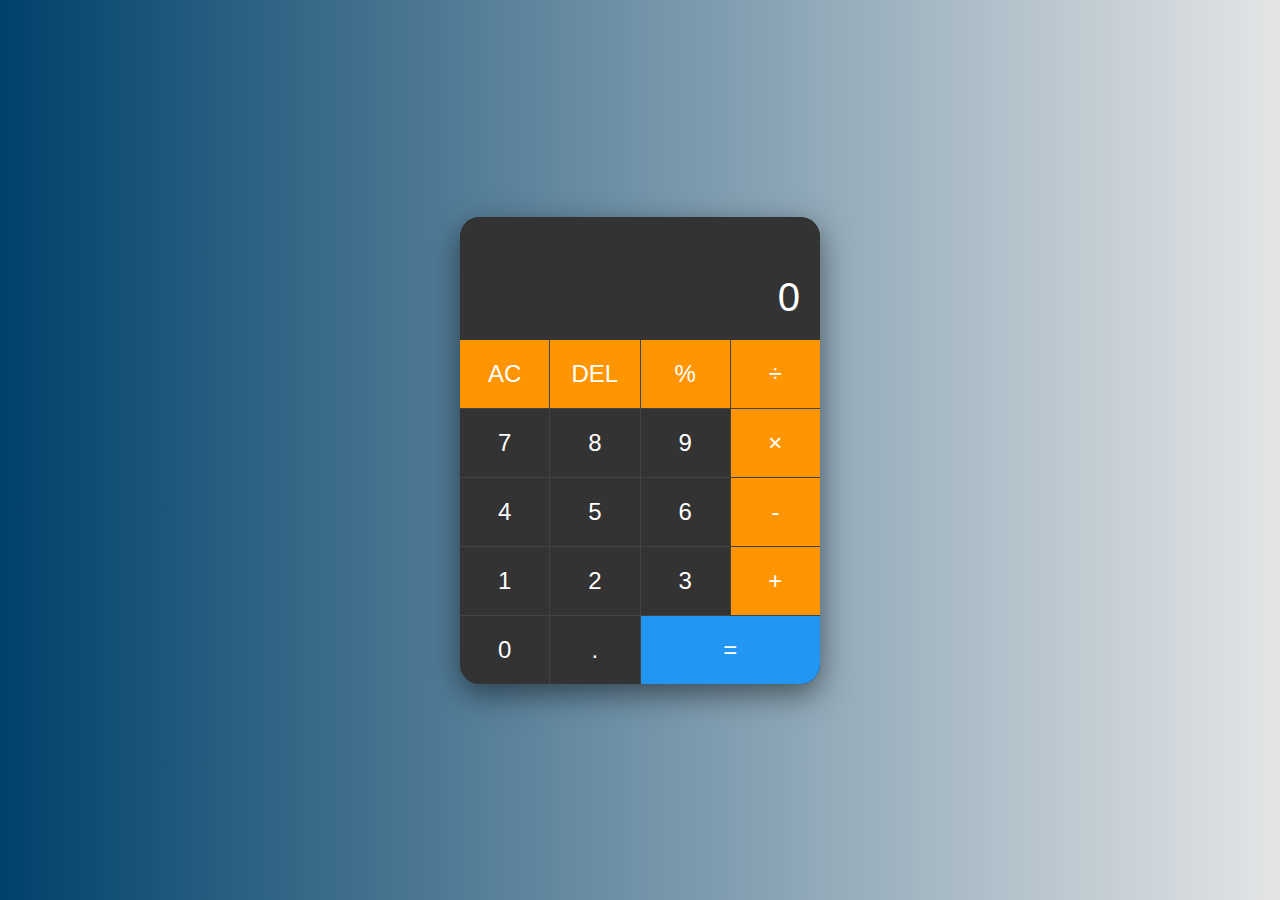
<file: Projects/calculator/index.html>
<!DOCTYPE html>
<html lang="en">
<head>
    <meta charset="UTF-8">
    <meta name="viewport" content="width=device-width, initial-scale=1.0">
    <title>Calculator</title>
    <link rel="stylesheet" href="styles.css">
</head>
<body>
    <div class="calculator-container">
        <div class="calculator">
            <div class="display">
                <div class="previous-operand" id="previous-operand"></div>
                <div class="current-operand" id="current-operand">0</div>
            </div>
            <div class="buttons">
                <button class="btn operator" data-action="clear">AC</button>
                <button class="btn operator" data-action="delete">DEL</button>
                <button class="btn operator" data-action="percent">%</button>
                <button class="btn operator" data-action="divide">÷</button>
                
                <button class="btn number" data-number="7">7</button>
                <button class="btn number" data-number="8">8</button>
                <button class="btn number" data-number="9">9</button>
                <button class="btn operator" data-action="multiply">×</button>
                
                <button class="btn number" data-number="4">4</button>
                <button class="btn number" data-number="5">5</button>
                <button class="btn number" data-number="6">6</button>
                <button class="btn operator" data-action="subtract">-</button>
                
                <button class="btn number" data-number="1">1</button>
                <button class="btn number" data-number="2">2</button>
                <button class="btn number" data-number="3">3</button>
                <button class="btn operator" data-action="add">+</button>
                
                <button class="btn number" data-number="0">0</button>
                <button class="btn number" data-number=".">.</button>
                <button class="btn operator equals" data-action="calculate">=</button>
            </div>
        </div>
    </div>
    <script src="script.js"></script>
</body>
</html>
</file>
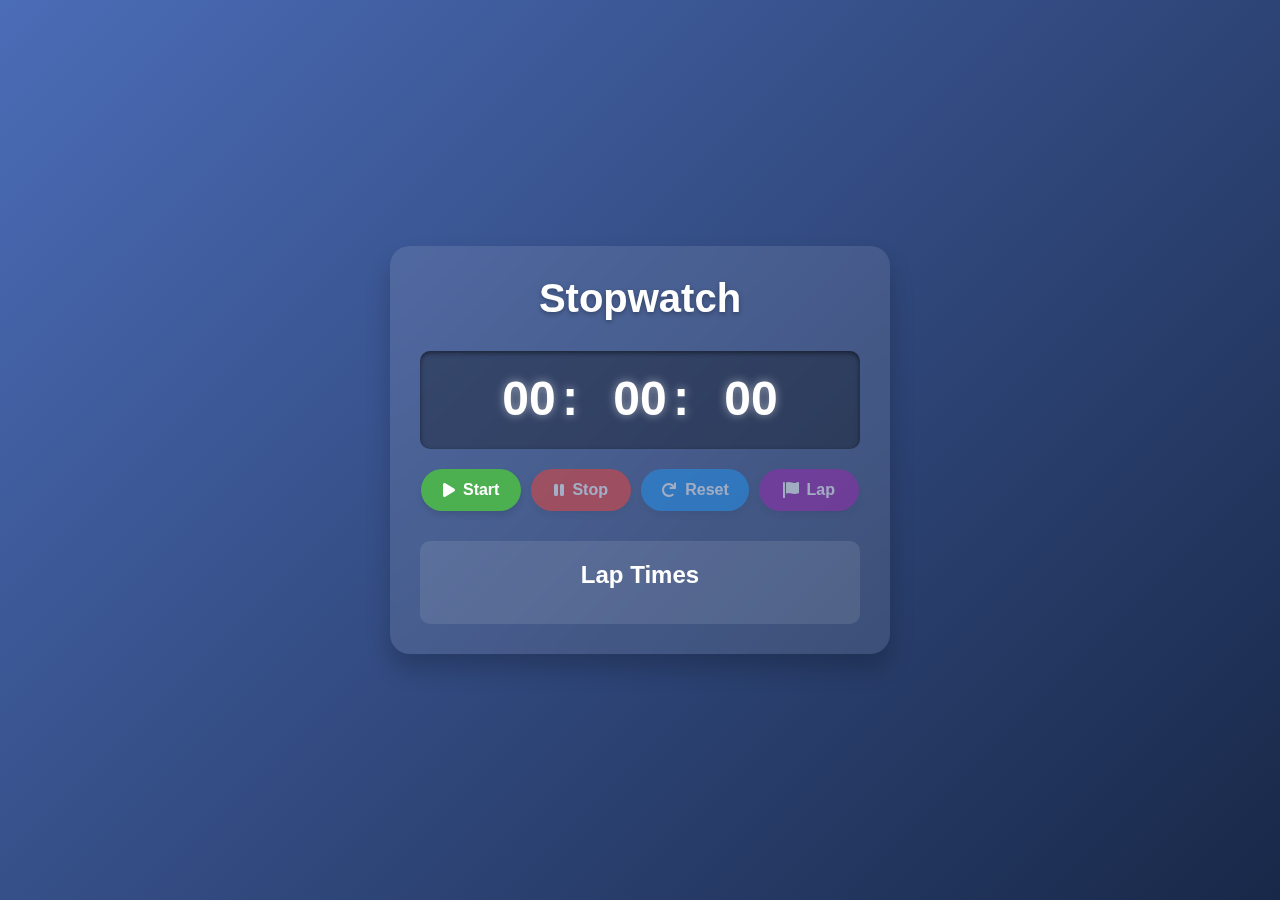
<file: Projects/stopwatch/index.html>
<!DOCTYPE html>
<html lang="en">
<head>
    <meta charset="UTF-8">
    <meta name="viewport" content="width=device-width, initial-scale=1.0">
    <title>Stopwatch App</title>
    <link rel="stylesheet" href="styles.css">
    <link rel="stylesheet" href="https://cdnjs.cloudflare.com/ajax/libs/font-awesome/6.0.0-beta3/css/all.min.css">
</head>
<body>
    <div class="container">
        <h1>Stopwatch</h1>
        <div class="stopwatch">
            <div class="time-display">
                <span id="minutes">00</span>:
                <span id="seconds">00</span>:
                <span id="milliseconds">00</span>
            </div>
            <div class="controls">
                <button id="start-btn" class="btn start"><i class="fas fa-play"></i> Start</button>
                <button id="stop-btn" class="btn stop" disabled><i class="fas fa-pause"></i> Stop</button>
                <button id="reset-btn" class="btn reset" disabled><i class="fas fa-redo"></i> Reset</button>
                <button id="lap-btn" class="btn lap" disabled><i class="fas fa-flag"></i> Lap</button>
            </div>
        </div>
        <div class="laps-container">
            <h2>Lap Times</h2>
            <ul id="laps-list"></ul>
        </div>
    </div>
    <script src="script.js"></script>
</body>
</html>
</file>
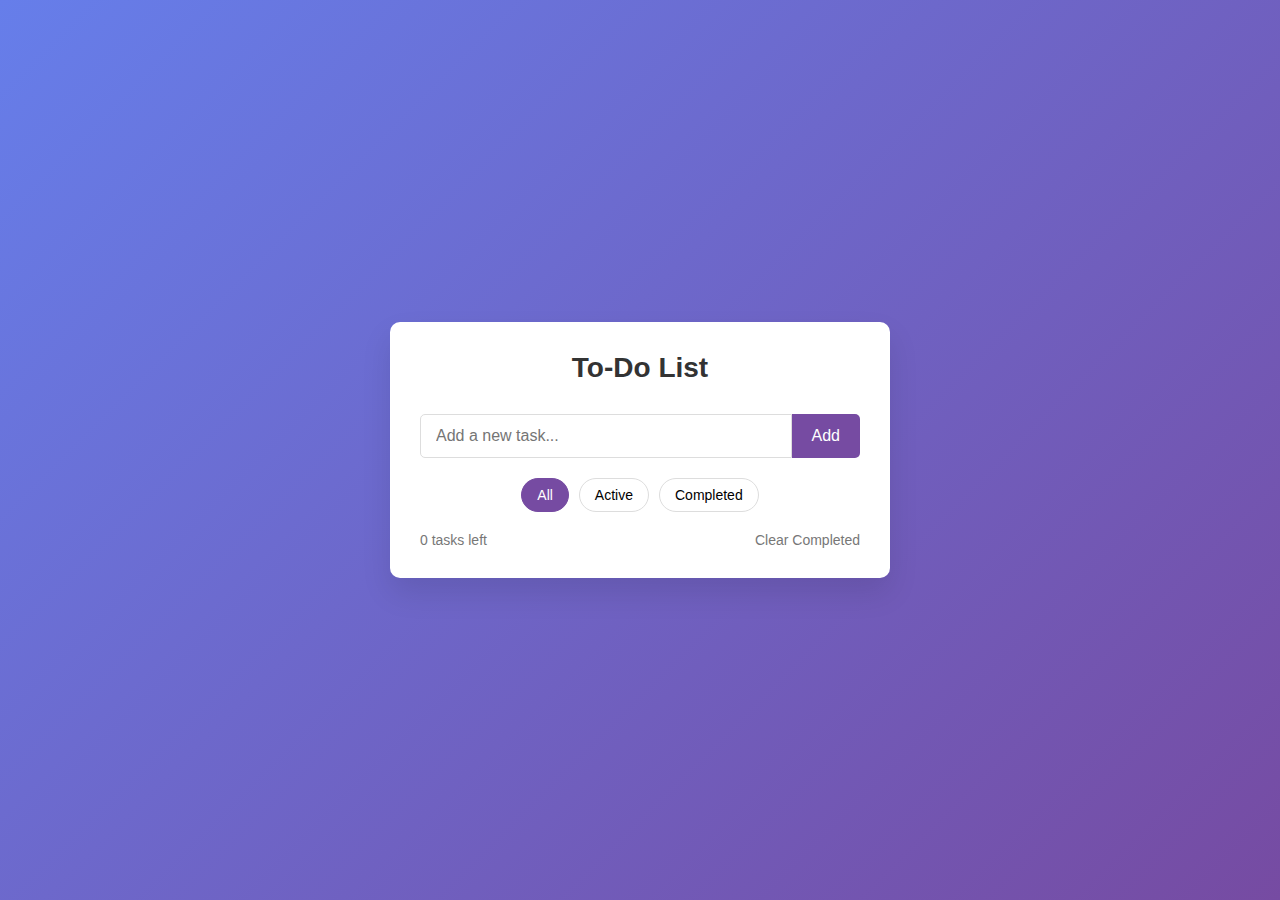
<file: Projects/to do list/index.html>
<!DOCTYPE html>
<html lang="en">
<head>
    <meta charset="UTF-8">
    <meta name="viewport" content="width=device-width, initial-scale=1.0">
    <title>To-Do List</title>
    <link rel="stylesheet" href="styles.css">
    <link rel="stylesheet" href="https://cdnjs.cloudflare.com/ajax/libs/font-awesome/6.0.0-beta3/css/all.min.css">
</head>
<body>
    <div class="container">
        <h1>To-Do List</h1>
        <div class="todo-input">
            <input type="text" id="task-input" placeholder="Add a new task...">
            <button id="add-button">Add</button>
        </div>
        <div class="filters">
            <button class="filter-btn active" data-filter="all">All</button>
            <button class="filter-btn" data-filter="active">Active</button>
            <button class="filter-btn" data-filter="completed">Completed</button>
        </div>
        <ul id="todo-list">
            <!-- Tasks will be added here dynamically -->
        </ul>
        <div class="todo-stats">
            <span id="tasks-count">0 tasks left</span>
            <button id="clear-completed">Clear Completed</button>
        </div>
    </div>

    <script src="script.js"></script>
</body>
</html>
</file>
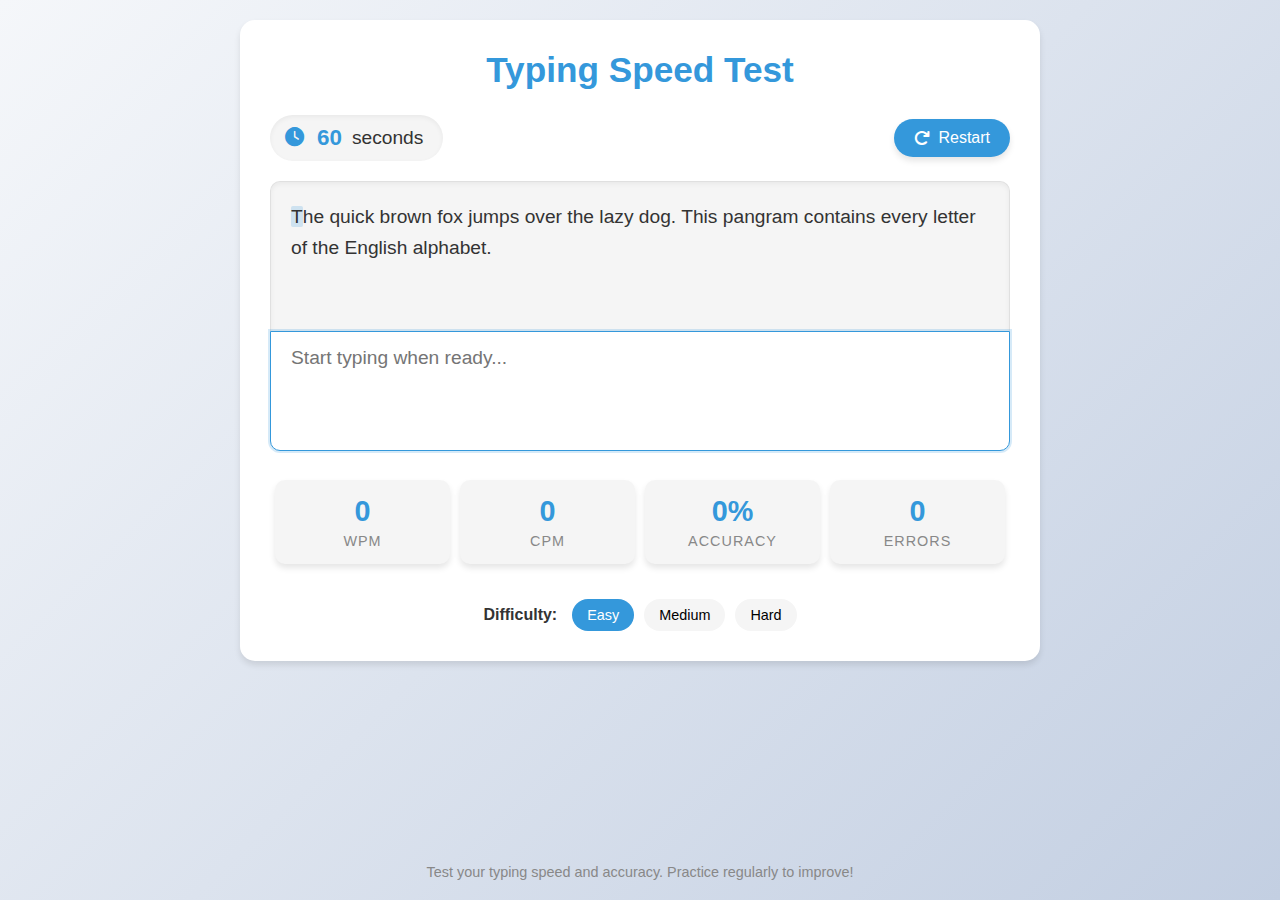
<file: Projects/typing-test/index.html>
<!DOCTYPE html>
<html lang="en">
<head>
    <meta charset="UTF-8">
    <meta name="viewport" content="width=device-width, initial-scale=1.0">
    <title>Typing Speed Test</title>
    <link rel="stylesheet" href="styles.css">
    <link rel="stylesheet" href="https://cdnjs.cloudflare.com/ajax/libs/font-awesome/6.4.0/css/all.min.css">
</head>
<body>
    <div class="container">
        <h1>Typing Speed Test</h1>
        
        <div class="header">
            <div class="timer">
                <i class="fas fa-clock"></i>
                <span id="timer">60</span>
                <span>seconds</span>
            </div>
            <button id="restart-btn" class="restart-btn">
                <i class="fas fa-redo"></i> Restart
            </button>
        </div>
        
        <div class="test-container">
            <div id="text-display" class="text-display"></div>
            
            <textarea id="text-input" class="text-input" placeholder="Start typing when ready..." autocomplete="off" autocorrect="off" autocapitalize="off" spellcheck="false"></textarea>
        </div>
        
        <div class="stats-container">
            <div class="stat">
                <div class="stat-value" id="wpm">0</div>
                <div class="stat-label">WPM</div>
            </div>
            <div class="stat">
                <div class="stat-value" id="cpm">0</div>
                <div class="stat-label">CPM</div>
            </div>
            <div class="stat">
                <div class="stat-value" id="accuracy">0%</div>
                <div class="stat-label">Accuracy</div>
            </div>
            <div class="stat">
                <div class="stat-value" id="errors">0</div>
                <div class="stat-label">Errors</div>
            </div>
        </div>
        
        <div class="difficulty-container">
            <span>Difficulty:</span>
            <div class="difficulty-options">
                <button class="difficulty-btn active" data-difficulty="easy">Easy</button>
                <button class="difficulty-btn" data-difficulty="medium">Medium</button>
                <button class="difficulty-btn" data-difficulty="hard">Hard</button>
            </div>
        </div>
    </div>
    
    <footer>
        <p>Test your typing speed and accuracy. Practice regularly to improve!</p>
    </footer>
    
    <script src="script.js"></script>
</body>
</html>
</file>
<file: Projects/calculator/styles.css>
* {
    margin: 0;
    padding: 0;
    box-sizing: border-box;
    font-family: 'Arial', sans-serif;
}

body {
    background: linear-gradient(to right, #00416a, #e4e5e6);
    display: flex;
    justify-content: center;
    align-items: center;
    min-height: 100vh;
}

.calculator-container {
    width: 100%;
    max-width: 400px;
    padding: 20px;
}

.calculator {
    background-color: #222;
    border-radius: 20px;
    overflow: hidden;
    box-shadow: 0 10px 30px rgba(0, 0, 0, 0.5);
}

.display {
    background-color: #333;
    color: white;
    text-align: right;
    padding: 20px;
    font-size: 24px;
    min-height: 120px;
    display: flex;
    flex-direction: column;
    justify-content: space-between;
    word-wrap: break-word;
    word-break: break-all;
}

.previous-operand {
    color: rgba(255, 255, 255, 0.75);
    font-size: 1.5rem;
    min-height: 28px;
}

.current-operand {
    color: white;
    font-size: 2.5rem;
    margin-top: 10px;
}

.buttons {
    display: grid;
    grid-template-columns: repeat(4, 1fr);
    gap: 1px;
    background-color: #444;
}

.btn {
    border: none;
    outline: none;
    background-color: #333;
    color: white;
    font-size: 1.5rem;
    padding: 20px;
    cursor: pointer;
    transition: background-color 0.2s, transform 0.1s;
}

.btn:hover {
    background-color: #444;
}

.btn:active {
    transform: scale(0.95);
}

.operator {
    background-color: #ff9500;
    color: white;
}

.operator:hover {
    background-color: #ffaa33;
}

.equals {
    grid-column: span 2;
    background-color: #2196F3;
}

.equals:hover {
    background-color: #0d8bf2;
}

/* Responsive design */
@media (max-width: 480px) {
    .calculator-container {
        padding: 10px;
    }
    
    .display {
        padding: 15px;
        min-height: 100px;
    }
    
    .previous-operand {
        font-size: 1.2rem;
    }
    
    .current-operand {
        font-size: 2rem;
    }
    
    .btn {
        font-size: 1.2rem;
        padding: 15px;
    }
}

@media (max-width: 320px) {
    .btn {
        font-size: 1rem;
        padding: 12px;
    }
    
    .display {
        padding: 10px;
        min-height: 80px;
    }
    
    .previous-operand {
        font-size: 1rem;
    }
    
    .current-operand {
        font-size: 1.5rem;
    }
}
</file>
<file: Projects/stopwatch/styles.css>
* {
    margin: 0;
    padding: 0;
    box-sizing: border-box;
    font-family: 'Arial', sans-serif;
}

body {
    background: linear-gradient(135deg, #4b6cb7 0%, #182848 100%);
    min-height: 100vh;
    display: flex;
    justify-content: center;
    align-items: center;
    color: #fff;
    padding: 20px;
}

.container {
    background-color: rgba(255, 255, 255, 0.1);
    backdrop-filter: blur(10px);
    border-radius: 20px;
    padding: 30px;
    box-shadow: 0 15px 25px rgba(0, 0, 0, 0.2);
    width: 100%;
    max-width: 500px;
    text-align: center;
}

h1 {
    margin-bottom: 30px;
    font-size: 2.5rem;
    font-weight: 700;
    color: #fff;
    text-shadow: 0 2px 5px rgba(0, 0, 0, 0.3);
}

.stopwatch {
    margin-bottom: 30px;
}

.time-display {
    background-color: rgba(0, 0, 0, 0.3);
    border-radius: 10px;
    padding: 20px;
    font-size: 3rem;
    font-weight: 700;
    font-family: 'Courier New', monospace;
    margin-bottom: 20px;
    text-shadow: 0 0 10px rgba(255, 255, 255, 0.5);
    box-shadow: inset 0 2px 5px rgba(0, 0, 0, 0.5);
}

.controls {
    display: flex;
    flex-wrap: wrap;
    justify-content: center;
    gap: 10px;
}

.btn {
    padding: 12px 20px;
    border: none;
    border-radius: 50px;
    cursor: pointer;
    font-size: 1rem;
    font-weight: 600;
    transition: all 0.3s ease;
    display: flex;
    align-items: center;
    justify-content: center;
    min-width: 100px;
    box-shadow: 0 4px 6px rgba(0, 0, 0, 0.1);
}

.btn i {
    margin-right: 8px;
}

.btn:disabled {
    opacity: 0.5;
    cursor: not-allowed;
}

.start {
    background-color: #4CAF50;
    color: white;
}

.start:hover:not(:disabled) {
    background-color: #3e8e41;
    transform: translateY(-2px);
    box-shadow: 0 6px 10px rgba(0, 0, 0, 0.2);
}

.stop {
    background-color: #f44336;
    color: white;
}

.stop:hover:not(:disabled) {
    background-color: #d32f2f;
    transform: translateY(-2px);
    box-shadow: 0 6px 10px rgba(0, 0, 0, 0.2);
}

.reset {
    background-color: #2196F3;
    color: white;
}

.reset:hover:not(:disabled) {
    background-color: #1976D2;
    transform: translateY(-2px);
    box-shadow: 0 6px 10px rgba(0, 0, 0, 0.2);
}

.lap {
    background-color: #9C27B0;
    color: white;
}

.lap:hover:not(:disabled) {
    background-color: #7B1FA2;
    transform: translateY(-2px);
    box-shadow: 0 6px 10px rgba(0, 0, 0, 0.2);
}

.laps-container {
    background-color: rgba(255, 255, 255, 0.1);
    border-radius: 10px;
    padding: 20px;
    max-height: 300px;
    overflow-y: auto;
}

.laps-container h2 {
    margin-bottom: 15px;
    font-size: 1.5rem;
    color: #fff;
}

#laps-list {
    list-style-type: none;
    text-align: left;
}

#laps-list li {
    padding: 10px;
    border-bottom: 1px solid rgba(255, 255, 255, 0.2);
    display: flex;
    justify-content: space-between;
    font-family: 'Courier New', monospace;
}

#laps-list li:last-child {
    border-bottom: none;
}

/* Responsive design */
@media (max-width: 480px) {
    .container {
        padding: 20px;
    }
    
    h1 {
        font-size: 2rem;
    }
    
    .time-display {
        font-size: 2.5rem;
        padding: 15px;
    }
    
    .btn {
        padding: 10px 15px;
        font-size: 0.9rem;
        min-width: 90px;
    }
}
</file>
<file: Projects/to do list/styles.css>
* {
    margin: 0;
    padding: 0;
    box-sizing: border-box;
    font-family: 'Arial', sans-serif;
}

body {
    background: linear-gradient(135deg, #667eea 0%, #764ba2 100%);
    min-height: 100vh;
    display: flex;
    justify-content: center;
    align-items: center;
    padding: 20px;
}

.container {
    background-color: white;
    border-radius: 10px;
    box-shadow: 0 15px 30px rgba(0, 0, 0, 0.1);
    width: 100%;
    max-width: 500px;
    padding: 30px;
}

h1 {
    text-align: center;
    color: #333;
    margin-bottom: 30px;
    font-size: 28px;
}

.todo-input {
    display: flex;
    margin-bottom: 20px;
}

#task-input {
    flex: 1;
    padding: 12px 15px;
    border: 1px solid #ddd;
    border-radius: 5px 0 0 5px;
    font-size: 16px;
    outline: none;
    transition: border-color 0.3s;
}

#task-input:focus {
    border-color: #764ba2;
}

#add-button {
    background-color: #764ba2;
    color: white;
    border: none;
    padding: 12px 20px;
    border-radius: 0 5px 5px 0;
    cursor: pointer;
    font-size: 16px;
    transition: background-color 0.3s;
}

#add-button:hover {
    background-color: #667eea;
}

.filters {
    display: flex;
    justify-content: center;
    margin-bottom: 20px;
    gap: 10px;
}

.filter-btn {
    background-color: transparent;
    border: 1px solid #ddd;
    padding: 8px 15px;
    border-radius: 20px;
    cursor: pointer;
    font-size: 14px;
    transition: all 0.3s;
}

.filter-btn.active {
    background-color: #764ba2;
    color: white;
    border-color: #764ba2;
}

#todo-list {
    list-style-type: none;
    margin-bottom: 20px;
}

.todo-item {
    display: flex;
    align-items: center;
    padding: 15px 0;
    border-bottom: 1px solid #eee;
    animation: fadeIn 0.5s;
}

@keyframes fadeIn {
    from { opacity: 0; transform: translateY(10px); }
    to { opacity: 1; transform: translateY(0); }
}

.todo-item.completed .todo-text {
    text-decoration: line-through;
    color: #aaa;
}

.todo-checkbox {
    margin-right: 15px;
    appearance: none;
    width: 20px;
    height: 20px;
    border: 2px solid #ddd;
    border-radius: 50%;
    cursor: pointer;
    position: relative;
    transition: all 0.3s;
}

.todo-checkbox:checked {
    background-color: #764ba2;
    border-color: #764ba2;
}

.todo-checkbox:checked::after {
    content: '\2713';
    position: absolute;
    color: white;
    font-size: 14px;
    top: 50%;
    left: 50%;
    transform: translate(-50%, -50%);
}

.todo-text {
    flex: 1;
    font-size: 16px;
    color: #333;
    transition: all 0.3s;
}

.delete-btn {
    background-color: transparent;
    border: none;
    color: #ff6b6b;
    cursor: pointer;
    font-size: 18px;
    opacity: 0.7;
    transition: opacity 0.3s;
}

.delete-btn:hover {
    opacity: 1;
}

.todo-stats {
    display: flex;
    justify-content: space-between;
    align-items: center;
    color: #777;
    font-size: 14px;
}

#clear-completed {
    background-color: transparent;
    border: none;
    color: #777;
    cursor: pointer;
    font-size: 14px;
    transition: color 0.3s;
}

#clear-completed:hover {
    color: #ff6b6b;
}

/* Responsive adjustments */
@media (max-width: 500px) {
    .container {
        padding: 20px;
    }
    
    h1 {
        font-size: 24px;
        margin-bottom: 20px;
    }
    
    .todo-input {
        flex-direction: column;
    }
    
    #task-input {
        border-radius: 5px;
        margin-bottom: 10px;
    }
    
    #add-button {
        border-radius: 5px;
    }
    
    .filters {
        flex-wrap: wrap;
    }
}
</file>
<file: Projects/typing-test/styles.css>
* {
    margin: 0;
    padding: 0;
    box-sizing: border-box;
    font-family: 'Arial', sans-serif;
}

:root {
    --primary-color: #3498db;
    --secondary-color: #2980b9;
    --accent-color: #e74c3c;
    --text-color: #333;
    --light-gray: #f5f5f5;
    --medium-gray: #e0e0e0;
    --dark-gray: #888;
    --correct-color: #2ecc71;
    --error-color: #e74c3c;
    --shadow: 0 4px 6px rgba(0, 0, 0, 0.1);
}

body {
    background-color: #f9f9f9;
    background-image: linear-gradient(135deg, #f5f7fa 0%, #c3cfe2 100%);
    min-height: 100vh;
    display: flex;
    flex-direction: column;
    justify-content: center;
    align-items: center;
    padding: 20px;
    color: var(--text-color);
}

.container {
    background-color: white;
    border-radius: 15px;
    box-shadow: var(--shadow);
    width: 100%;
    max-width: 800px;
    padding: 30px;
    margin-bottom: 20px;
}

h1 {
    text-align: center;
    margin-bottom: 25px;
    color: var(--primary-color);
    font-size: 2.2rem;
}

.header {
    display: flex;
    justify-content: space-between;
    align-items: center;
    margin-bottom: 20px;
}

.timer {
    display: flex;
    align-items: center;
    font-size: 1.2rem;
    background-color: var(--light-gray);
    padding: 10px 15px;
    border-radius: 50px;
    box-shadow: inset 0 2px 5px rgba(0, 0, 0, 0.05);
}

.timer i {
    color: var(--primary-color);
    margin-right: 8px;
}

.timer span {
    margin: 0 5px;
}

.timer span:first-of-type {
    font-weight: bold;
    font-size: 1.4rem;
    color: var(--primary-color);
}

.restart-btn {
    background-color: var(--primary-color);
    color: white;
    border: none;
    border-radius: 50px;
    padding: 10px 20px;
    font-size: 1rem;
    cursor: pointer;
    display: flex;
    align-items: center;
    transition: all 0.3s ease;
    box-shadow: var(--shadow);
}

.restart-btn:hover {
    background-color: var(--secondary-color);
    transform: translateY(-2px);
}

.restart-btn i {
    margin-right: 8px;
}

.test-container {
    margin-bottom: 25px;
}

.text-display {
    background-color: var(--light-gray);
    border-radius: 10px 10px 0 0;
    padding: 20px;
    font-size: 1.2rem;
    line-height: 1.6;
    min-height: 150px;
    box-shadow: inset 0 2px 5px rgba(0, 0, 0, 0.05);
    border: 1px solid var(--medium-gray);
    border-bottom: none;
    white-space: pre-wrap;
}

.text-display span {
    position: relative;
}

.text-display span.correct {
    color: var(--correct-color);
}

.text-display span.incorrect {
    color: var(--error-color);
    text-decoration: underline;
}

.text-display span.active {
    background-color: rgba(52, 152, 219, 0.2);
    border-radius: 2px;
}

.text-input {
    width: 100%;
    padding: 15px 20px;
    font-size: 1.2rem;
    border: 1px solid var(--medium-gray);
    border-radius: 0 0 10px 10px;
    resize: none;
    height: 120px;
    outline: none;
    transition: border-color 0.3s ease;
}

.text-input:focus {
    border-color: var(--primary-color);
    box-shadow: 0 0 0 2px rgba(52, 152, 219, 0.2);
}

.stats-container {
    display: flex;
    justify-content: space-between;
    margin-bottom: 25px;
    flex-wrap: wrap;
}

.stat {
    background-color: var(--light-gray);
    border-radius: 10px;
    padding: 15px;
    text-align: center;
    flex: 1;
    min-width: 100px;
    margin: 0 5px 10px;
    box-shadow: var(--shadow);
    transition: transform 0.3s ease;
}

.stat:hover {
    transform: translateY(-5px);
}

.stat-value {
    font-size: 1.8rem;
    font-weight: bold;
    color: var(--primary-color);
    margin-bottom: 5px;
}

.stat-label {
    font-size: 0.9rem;
    color: var(--dark-gray);
    text-transform: uppercase;
    letter-spacing: 1px;
}

.difficulty-container {
    display: flex;
    align-items: center;
    justify-content: center;
    margin-top: 10px;
}

.difficulty-container span {
    margin-right: 15px;
    font-weight: bold;
}

.difficulty-options {
    display: flex;
    gap: 10px;
}

.difficulty-btn {
    background-color: var(--light-gray);
    border: none;
    border-radius: 50px;
    padding: 8px 15px;
    cursor: pointer;
    transition: all 0.3s ease;
    font-size: 0.9rem;
}

.difficulty-btn:hover {
    background-color: var(--medium-gray);
}

.difficulty-btn.active {
    background-color: var(--primary-color);
    color: white;
}

footer {
    text-align: center;
    color: var(--dark-gray);
    font-size: 0.9rem;
    margin-top: auto;
}

/* Responsive design */
@media (max-width: 768px) {
    .container {
        padding: 20px;
    }
    
    h1 {
        font-size: 1.8rem;
    }
    
    .header {
        flex-direction: column;
        gap: 15px;
    }
    
    .timer, .restart-btn {
        width: 100%;
        justify-content: center;
    }
    
    .text-display, .text-input {
        font-size: 1rem;
        padding: 15px;
    }
    
    .stat {
        min-width: calc(50% - 10px);
        margin-bottom: 10px;
    }
    
    .difficulty-container {
        flex-direction: column;
        gap: 10px;
    }
    
    .difficulty-container span {
        margin-right: 0;
        margin-bottom: 10px;
    }
}

@media (max-width: 480px) {
    .stat {
        min-width: 100%;
    }
    
    .difficulty-options {
        width: 100%;
    }
    
    .difficulty-btn {
        flex: 1;
    }
}
</file>
